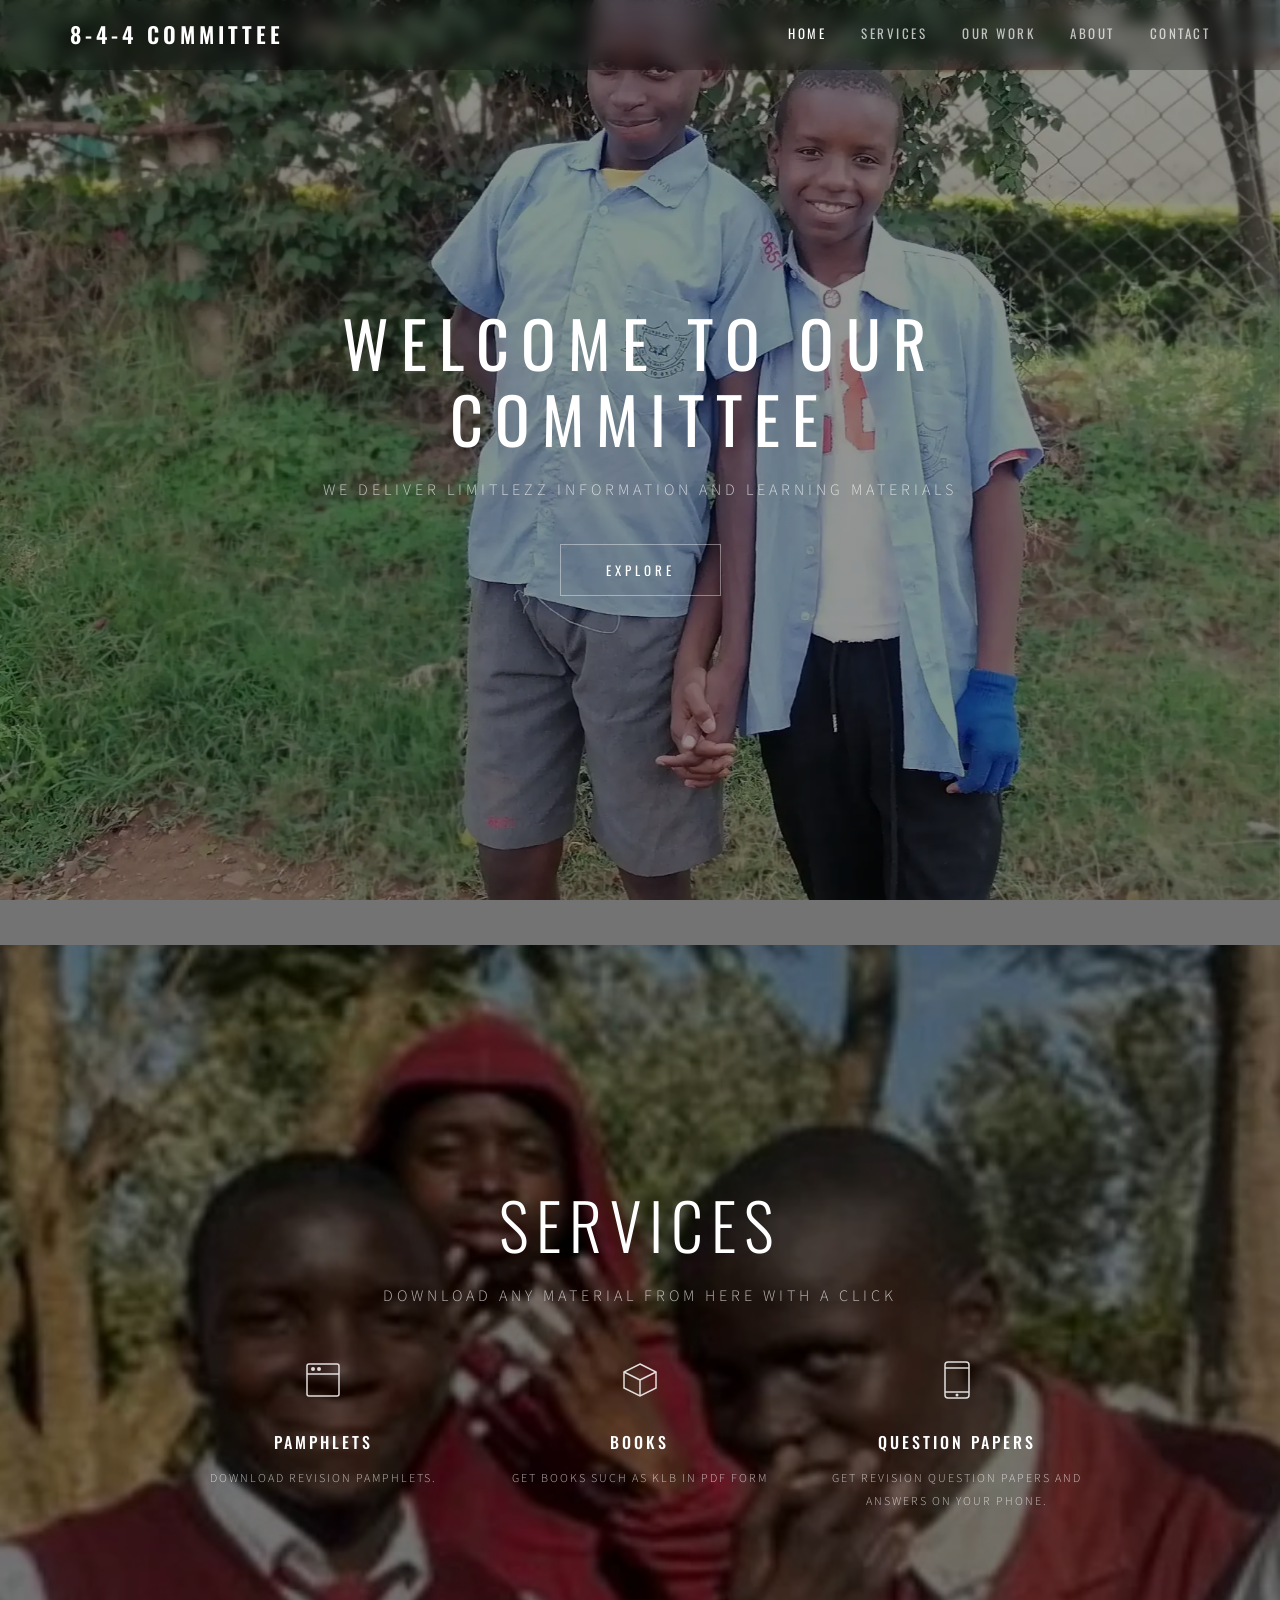
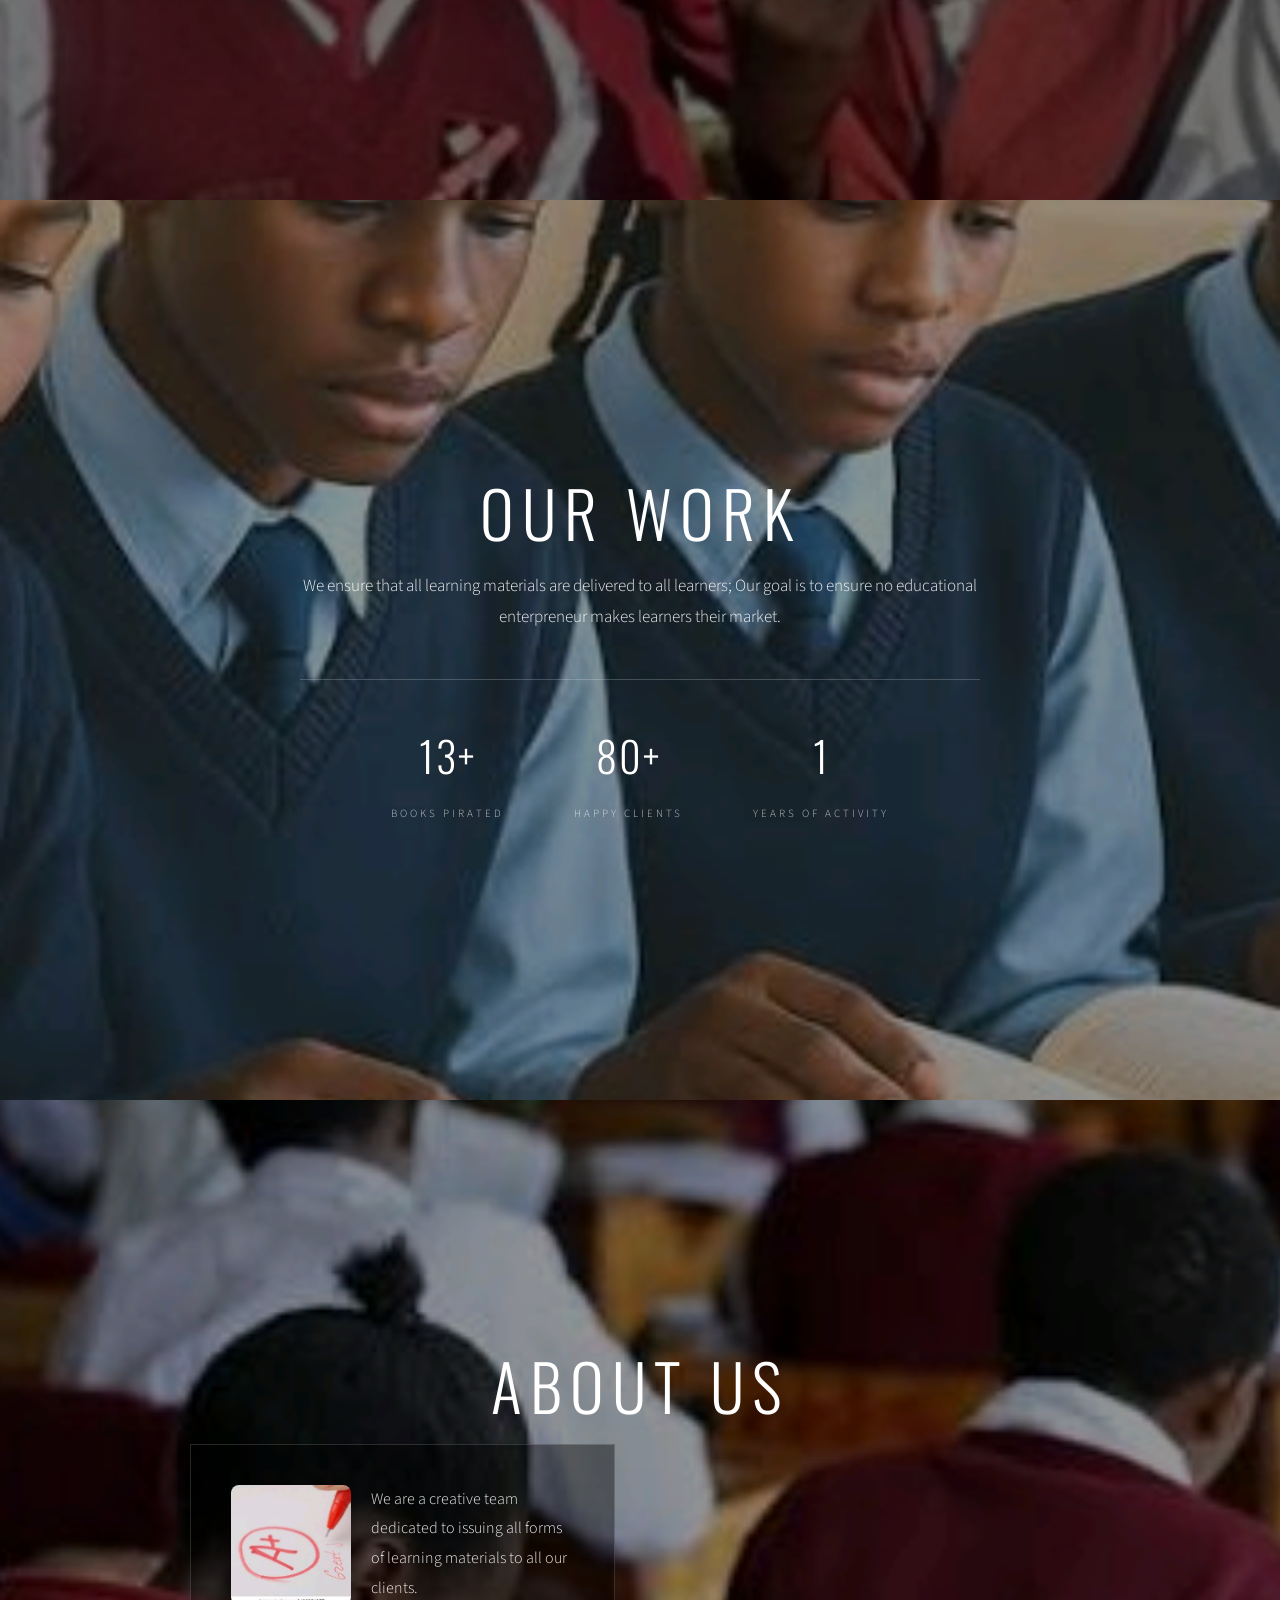
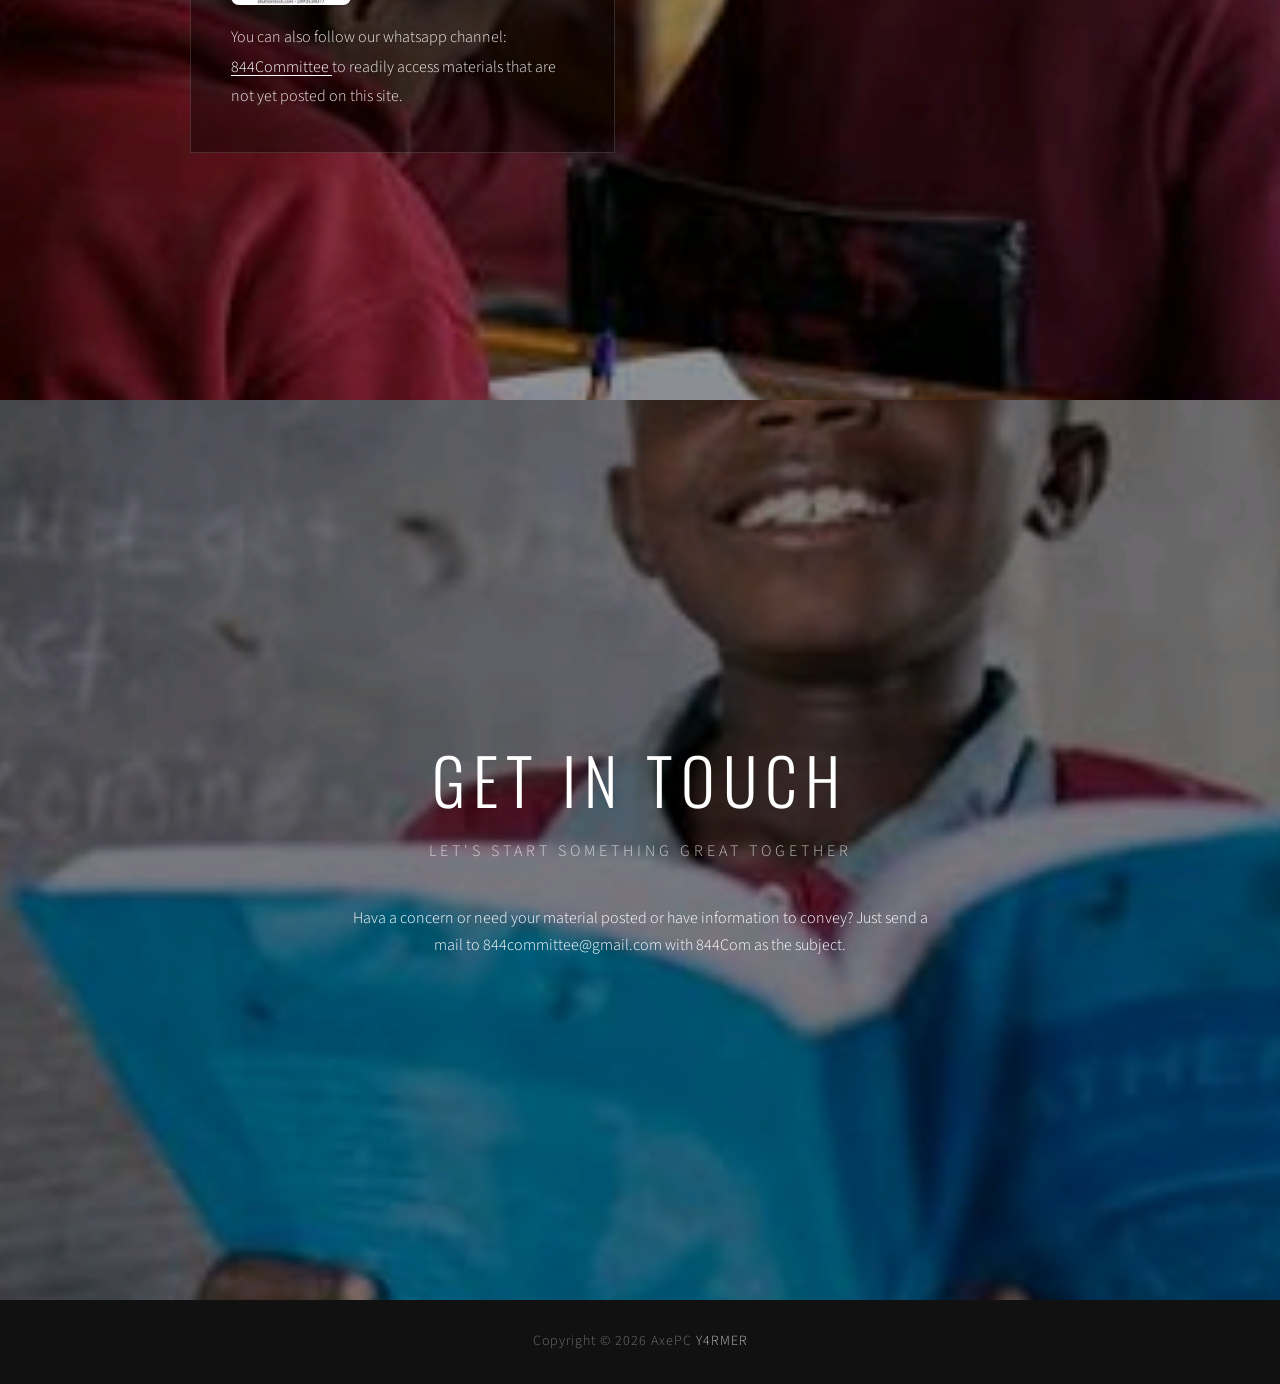
<file: index.html>
<!DOCTYPE html>
<html lang="en">
<head>
    <meta charset="UTF-8">
    <meta name="viewport" content="width=device-width, initial-scale=1.0">
    <title>844-Committee</title>
        <meta name="description" content="Welcome to the 844 Committee where you get a hearing from your fellow 844 members.">
        <meta name="keywords" content="844 Committee , 844committee, 8-4-4 Committee ">
    <link rel="preconnect" href="https://fonts.googleapis.com">
    <link rel="preconnect" href="https://fonts.gstatic.com" crossorigin>
    <link href="https://fonts.googleapis.com/css2?family=Oswald:wght@300;400;500;600;700&family=Source+Sans+3:ital,wght@0,300;0,400;0,600;1,300;1,400&display=swap" rel="stylesheet">
<link rel="shortcut icon" href="images/844.png">
    <link rel="stylesheet" href="templatemo-parallax-starter.css">
</head>
<body>

    <!-- Navigation -->
    <nav id="templatemo-nav">
        <div class="nav-container">
            <a href="#home" class="nav-logo">8-4-4 COMMITTEE</a>
            <button class="nav-toggle" id="navToggle" aria-label="Toggle navigation">
                <span></span>
                <span></span>
                <span></span>
            </button>
            <ul class="nav-links" id="navLinks">
                <li><a href="#home" class="active">HOME</a></li>
                <li><a href="#services">SERVICES</a></li>
                <li><a href="#gallery">OUR WORK</a></li>
                <li><a href="#about">ABOUT</a></li>
                <li><a href="#contact">CONTACT</a></li>
            </ul>
        </div>
    </nav>

    <!-- Section 1: Home / Hero -->
    <section id="home" class="parallax-section">
        <div class="parallax-bg" data-speed="0.5" style="background-image: url('images/bg.webp')"></div>
        <div class="parallax-overlay"></div>
        <div class="section-content">
            <h1 class="section-title hero-title">WELCOME TO OUR COMMITTEE</h1>
            <p class="section-subtitle caps">WE DELIVER LIMITLEZZ INFORMATION AND LEARNING MATERIALS</p>
            <a href="#services" class="btn-scroll">EXPLORE</a>
        </div>
    </section>
   <section id="services" class="parallax-section" onclick="window.location.href='844Committee.html'">
        <div class="parallax-bg" data-speed="0.55" style="background-image: url('images/parallax-bg-03.jpg')"></div>
        <div class="parallax-overlay overlay-dark"></div>
        <div class="section-content">
            <h2 class="section-title">SERVICES</h2>
            <p class="section-subtitle caps">DOWNLOAD ANY MATERIAL FROM HERE WITH A CLICK</p>
            <div class="services-grid">
                <div class="service-item">
                    <div class="service-icon">
                        <svg width="40" height="40" viewBox="0 0 40 40" fill="none">
                            <rect x="4" y="4" width="32" height="32" rx="2" stroke="white" stroke-width="1.5"/>
                            <line x1="4" y1="14" x2="36" y2="14" stroke="white" stroke-width="1.5"/>
                            <circle cx="10" cy="9" r="2" fill="white"/>
                            <circle cx="16" cy="9" r="2" fill="white"/>
                        </svg>
                    </div>
                    <h3>PAMPHLETS</h3>
                    <p class="caps">Download revision pamphlets.</p>
                </div>
                <div class="service-item">
                    <div class="service-icon">
                        <svg width="40" height="40" viewBox="0 0 40 40" fill="none">
                            <path d="M20 4L36 12V28L20 36L4 28V12L20 4Z" stroke="white" stroke-width="1.5"/>
                            <path d="M20 36V20" stroke="white" stroke-width="1.5"/>
                            <path d="M36 12L20 20" stroke="white" stroke-width="1.5"/>
                            <path d="M4 12L20 20" stroke="white" stroke-width="1.5"/>
                        </svg>
                    </div>
                    <h3>BOOKS</h3>
                    <p class="caps">Get books such as KLB in PDF form</p>
                </div>
                <div class="service-item">
                    <div class="service-icon">
                        <svg width="40" height="40" viewBox="0 0 40 40" fill="none">
                            <rect x="8" y="2" width="24" height="36" rx="3" stroke="white" stroke-width="1.5"/>
                            <line x1="8" y1="8" x2="32" y2="8" stroke="white" stroke-width="1.5"/>
                            <line x1="8" y1="32" x2="32" y2="32" stroke="white" stroke-width="1.5"/>
                            <circle cx="20" cy="35" r="1.5" fill="white"/>
                        </svg>
                    </div>
                    <h3>QUESTION PAPERS</h3>
                    <p class="caps">Get revision question papers and answers on your phone.</p>
                </div>
            </div>
        </div>
    </section>

   <section id="gallery" class="parallax-section">
        <div class="parallax-bg" data-speed="0.5" style="background-image: url('images/parallax-bg-04.jpg')"></div>
        <div class="parallax-overlay"></div>
        <div class="section-content">
            <h2 class="section-title">OUR WORK</h2>
            <div class="content-block">
                <p>We ensure that all learning materials are delivered to all learners; Our goal is to ensure no educational enterpreneur makes learners their market.</p>
                <div class="stats-row">
                    <div class="stat-item">
                        <span class="stat-number">13+</span>
                        <span class="stat-label caps">BOOKS PIRATED</span>
                    </div>
                    <div class="stat-item">
                        <span class="stat-number">80+</span>
                        <span class="stat-label caps">HAPPY CLIENTS</span>
                    </div>
                    <div class="stat-item">
                        <span class="stat-number">1</span>
                        <span class="stat-label caps">YEARS OF ACTIVITY</span>
                    </div>
                </div>
            </div>
        </div>
    </section>


    <!-- Section 2: About -->
    <section id="about" class="parallax-section">
        <div class="parallax-bg" data-speed="0.45" style="background-image: url('images/parallax-bg-02.jpg')"></div>
        <div class="parallax-overlay"></div>
        <div class="section-content">
            <h2 class="section-title">ABOUT US</h2>
            <div class="about-cols">
                <div class="about-col">
                    <div class="about-thumb thumb-top-left">
                        <img src="images/about-01.jpg" alt="Our Team">
                    </div>
                    <p>We are a creative team dedicated to issuing all forms of learning materials to all our clients.</p>
                    <p>You can also follow our whatsapp channel:<a href="https://whatsapp.com/channel/0029VbBUhsPCBtxHnc22t92t" rel="nofollow" target="_blank"> 844Committee </a> to readily access materials that are not yet posted on this site.</p>
                </div>
            </div>
        </div>
    </section>
    
    <section id="contact" class="parallax-section">
        <div class="parallax-bg" data-speed="0.5" style="background-image: url('images/parallax-bg-05.jpg')"></div>
        <div class="parallax-overlay overlay-medium"></div>
        <div class="section-content">
            <h2 class="section-title">GET IN TOUCH</h2>
            <p class="section-subtitle caps">LET'S START SOMETHING GREAT TOGETHER</p>
            <div class="contact-form-wrap">
                <form id="contactForm" class="contact-form">
                    <p>Hava a concern or need your material posted or have information to convey? Just send a mail to 844committee@gmail.com with 844Com as the subject.</p>
                </form>
            </div>
        </div>
    </section>

    <!-- Footer -->
    <footer id="templatemo-footer">
        <p>Copyright &copy; 2026 AxePC <a href="https://github.com/y4rmer" rel="nofollow" target="_blank">Y4RMER</a></p>
    </footer>
    <script src="templatemo-parallax-script.js"></script>
</body>
</html>
</file>
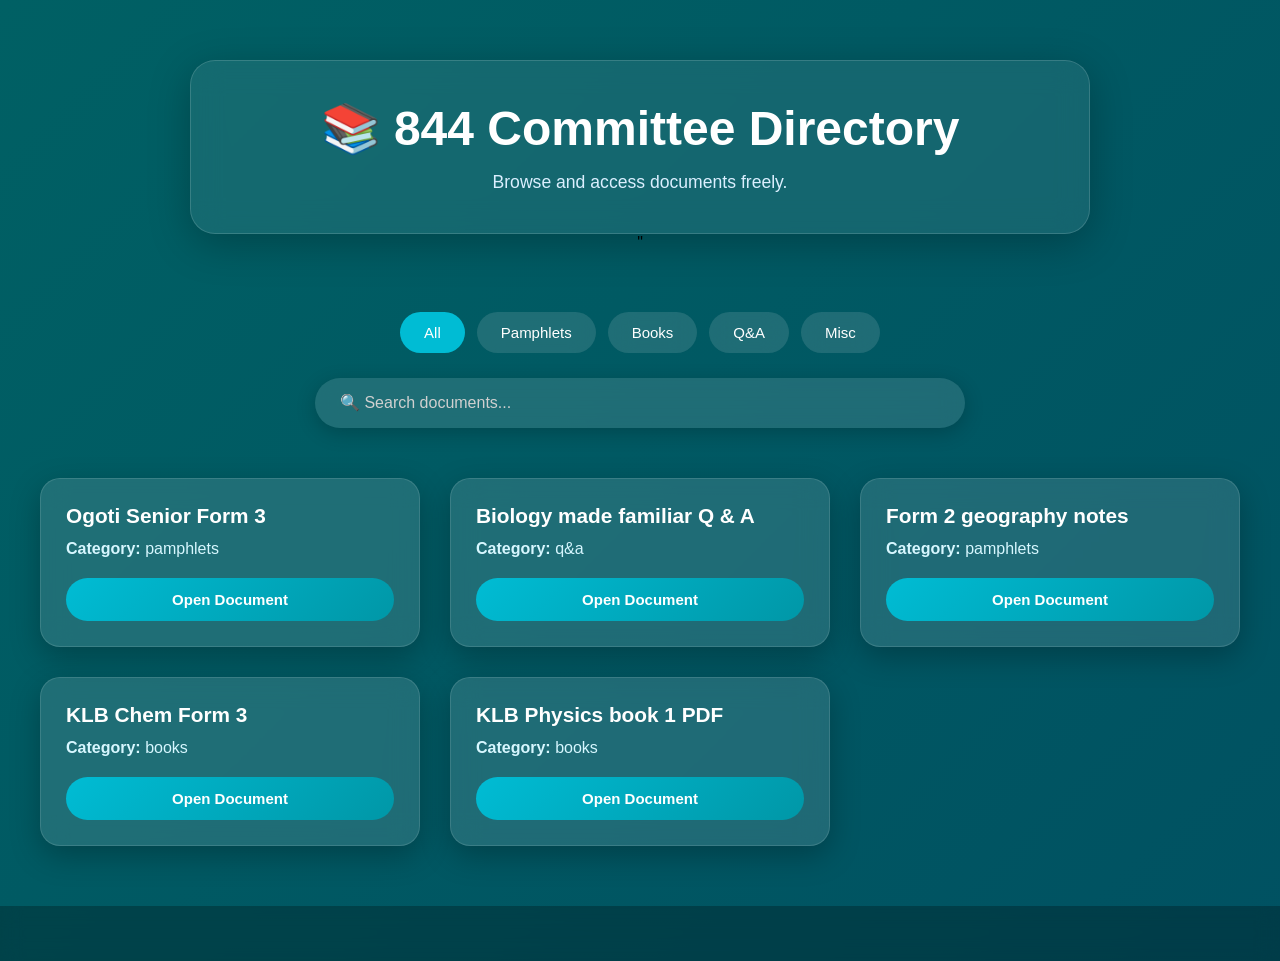
<file: 844Committee.html>
<html>
<head>
<title>Committee Directory</title>
 <meta name="viewport" content="width=device-width, initial-scale=1.0">
</head>
<body>

<div class="page">
<header>
    <div class="hero">
        <h1>📚 844 Committee Directory</h1>
        <p>Browse and access documents freely.</p>
    </div>
    <link href="style.css" rel="stylesheet" />"
</header>

<section class="controls-container">

    <div class="filter-controls">
        <button class="filter-btn active" data-filter="all">All</button>
        <button class="filter-btn" data-filter="pamphlets">Pamphlets</button>
        <button class="filter-btn" data-filter="books">Books</button>
        <button class="filter-btn" data-filter="q&a">Q&A</button>
        <button class="filter-btn" data-filter="misc">Misc</button>
    </div>

    <div class="search-wrapper">
        <input
        type="text"
        id="document-search"
        placeholder="🔍 Search documents...">
    </div>

</section>

<main
id="document-gallery"
class="document-gallery">
</main>

<footer>
    ©Ny@m@r1
</footer>

</div>
<script src="json.js"></script>
<script src="script.js"></script>
</body>
</html>
</file>
<file: templatemo-parallax-starter.css>
/* ==========================================================================
   Parallax Starter - Free HTML CSS Template
   
TemplateMo 612 Parallax Starter

https://templatemo.com/tm-612-parallax-starter

   ========================================================================== */

/* --- CSS Variables --- */
:root {
    --font-heading: 'Oswald', sans-serif;
    --font-body: 'Source Sans 3', sans-serif;
    --white: #ffffff;
    --white-90: rgba(255, 255, 255, 0.9);
    --white-70: rgba(255, 255, 255, 0.7);
    --white-40: rgba(255, 255, 255, 0.4);
    --white-20: rgba(255, 255, 255, 0.2);
    --nav-bg: rgba(0, 0, 0, 0.25);
    --nav-bg-scrolled: rgba(0, 0, 0, 0.85);
    --transition-smooth: 0.3s ease;
}

/* --- Reset & Base --- */
*,
*::before,
*::after {
    margin: 0;
    padding: 0;
    box-sizing: border-box;
}

html {
    scroll-behavior: smooth;
}

body {
    font-family: var(--font-body);
    font-weight: 300;
    color: var(--white);
    line-height: 1.7;
    overflow-x: hidden;
}

a {
    text-decoration: none;
    color: inherit;
}

img {
    max-width: 100%;
    display: block;
}

/* --- Navigation --- */
#templatemo-nav {
    position: fixed;
    top: 0;
    left: 0;
    width: 100%;
    z-index: 1000;
    background: var(--nav-bg);
    backdrop-filter: blur(8px);
    -webkit-backdrop-filter: blur(8px);
    transition: background var(--transition-smooth);
}

#templatemo-nav.scrolled {
    background: var(--nav-bg-scrolled);
}

.nav-container {
    max-width: 1200px;
    margin: 0 auto;
    padding: 0 30px;
    display: flex;
    align-items: center;
    justify-content: space-between;
    height: 70px;
}

.nav-logo {
    font-family: var(--font-heading);
    font-size: 22px;
    font-weight: 600;
    letter-spacing: 4px;
    color: var(--white);
}

.nav-links {
    list-style: none;
    display: flex;
    gap: 35px;
}

.nav-links a {
    font-family: var(--font-heading);
    font-size: 13px;
    font-weight: 400;
    letter-spacing: 2.5px;
    color: var(--white-70);
    transition: color var(--transition-smooth), opacity var(--transition-smooth);
}

.nav-links a:hover,
.nav-links a.active {
    color: var(--white);
}

/* Mobile Toggle */
.nav-toggle {
    display: none;
    background: none;
    border: none;
    cursor: pointer;
    padding: 8px;
    flex-direction: column;
    gap: 5px;
}

.nav-toggle span {
    display: block;
    width: 24px;
    height: 2px;
    background: var(--white);
    transition: all var(--transition-smooth);
}

/* --- Parallax Sections --- */
.parallax-section {
    position: relative;
    min-height: 100vh;
    display: flex;
    align-items: center;
    justify-content: center;
    overflow: hidden;
}

/* Parallax Background Image Layer
   Height is 200% and starts at top: -50% to give
   maximum room for large vertical translations */
.parallax-bg {
    position: absolute;
    top: -50%;
    left: 0;
    width: 100%;
    height: 200%;
    background-position: center center;
    background-repeat: no-repeat;
    background-size: cover;
    will-change: transform;
    transition: transform 0.5s cubic-bezier(0.22, 1, 0.36, 1);
    z-index: 0;
}

/* Dark Overlay */
.parallax-overlay {
    position: absolute;
    inset: 0;
    background: rgba(0, 0, 0, 0.42);
    z-index: 1;
}

.parallax-overlay.overlay-dark {
    background: rgba(0, 0, 0, 0.55);
}

.parallax-overlay.overlay-medium {
    background: rgba(0, 0, 0, 0.50);
}

/* Content Layer */
.section-content {
    position: relative;
    z-index: 2;
    max-width: 960px;
    width: 100%;
    padding: 100px 30px;
    text-align: center;
}

/* --- Typography --- */
.section-title {
    font-family: var(--font-heading);
    font-weight: 300;
    font-size: clamp(36px, 6vw, 64px);
    letter-spacing: 8px;
    color: var(--white);
    margin-bottom: 20px;
    line-height: 1.2;
}

.hero-title {
    font-weight: 400;
    letter-spacing: 12px;
}

.section-subtitle {
    font-family: var(--font-body);
    font-size: clamp(13px, 1.6vw, 16px);
    letter-spacing: 4px;
    color: var(--white-70);
    margin-bottom: 40px;
}

.caps {
    text-transform: uppercase;
}

.content-block {
    max-width: 680px;
    margin: 0 auto;
}

.content-block p {
    font-size: 17px;
    color: var(--white-90);
    margin-bottom: 20px;
    line-height: 1.85;
}

/* --- Hero Button --- */
.btn-scroll {
    display: inline-block;
    font-family: var(--font-heading);
    font-size: 13px;
    font-weight: 400;
    letter-spacing: 4px;
    color: var(--white);
    border: 1px solid var(--white-40);
    padding: 14px 45px;
    transition: all var(--transition-smooth);
}

.btn-scroll:hover {
    background: var(--white);
    color: #111;
    border-color: var(--white);
}

/* --- About Columns --- */
.unsplash-credit {
    font-size: 14px;
    color: var(--white-40);
    margin-top: 25px;
    letter-spacing: 1px;
}

.unsplash-credit a {
    color: var(--white-70);
    text-decoration: underline;
    text-underline-offset: 3px;
}

.about-cols {
    display: grid;
    grid-template-columns: 1fr 1fr;
    gap: 50px;
    max-width: 900px;
    margin: 0 auto;
    text-align: left;
}

.about-col {
    background: rgba(0, 0, 0, 0.4);
    padding: 40px;
    border: 1px solid rgba(255, 255, 255, 0.15);
}

.about-thumb {
    overflow: hidden;
    width: 120px;
    height: 120px;
    border-radius: 8px;
}

.about-thumb img {
    width: 100%;
    height: 100%;
    object-fit: cover;
    display: block;
}

.thumb-top-left {
    float: left;
    margin: 0 20px 15px 0;
}

.about-thumb-wide {
    overflow: hidden;
    width: 100%;
    max-width: 400px;
    aspect-ratio: 2 / 1;
    border-radius: 8px;
    margin-bottom: 20px;
}

.about-thumb-wide img {
    width: 100%;
    height: 100%;
    object-fit: cover;
    display: block;
}

.about-col p {
    font-size: 16px;
    color: var(--white-90);
    margin-bottom: 20px;
    line-height: 1.85;
}

.about-col p:last-child {
    margin-bottom: 0;
}

.about-col a {
    color: var(--white);
    text-decoration: underline;
    text-underline-offset: 3px;
}

/* --- Services Grid --- */
.services-grid {
    display: grid;
    grid-template-columns: repeat(3, 1fr);
    gap: 50px;
    margin-top: 50px;
}

.service-item {
    text-align: center;
}

.service-icon {
    margin-bottom: 20px;
    opacity: 0.85;
}

.service-item h3 {
    font-family: var(--font-heading);
    font-size: 16px;
    font-weight: 500;
    letter-spacing: 3px;
    margin-bottom: 12px;
    color: var(--white);
}

.service-item p {
    font-size: 12px;
    letter-spacing: 2px;
    color: var(--white-70);
    line-height: 1.9;
}

/* --- Stats Row --- */
.stats-row {
    display: flex;
    justify-content: center;
    gap: 70px;
    margin-top: 45px;
    padding-top: 40px;
    border-top: 1px solid var(--white-20);
}

.stat-item {
    text-align: center;
}

.stat-number {
    display: block;
    font-family: var(--font-heading);
    font-size: 42px;
    font-weight: 300;
    letter-spacing: 2px;
    color: var(--white);
    margin-bottom: 8px;
}

.stat-label {
    font-size: 11px;
    letter-spacing: 3px;
    color: var(--white-70);
}

/* --- Contact Form --- */
.contact-form-wrap {
    max-width: 600px;
    margin: 0 auto;
}

.contact-form {
    display: flex;
    flex-direction: column;
    gap: 18px;
}

.form-row {
    display: flex;
    gap: 18px;
}

.contact-form input,
.contact-form textarea {
    width: 100%;
    font-family: var(--font-body);
    font-size: 15px;
    font-weight: 300;
    letter-spacing: 0.5px;
    color: var(--white);
    background: rgba(255, 255, 255, 0.08);
    border: 1px solid var(--white-20);
    padding: 16px 20px;
    outline: none;
    transition: border-color var(--transition-smooth);
}

.contact-form input::placeholder,
.contact-form textarea::placeholder {
    color: var(--white-40);
}

.contact-form input:focus,
.contact-form textarea:focus {
    border-color: var(--white-70);
}

.contact-form textarea {
    resize: vertical;
    min-height: 120px;
}

.btn-submit {
    font-family: var(--font-heading);
    font-size: 13px;
    font-weight: 400;
    letter-spacing: 4px;
    color: var(--white);
    background: transparent;
    border: 1px solid var(--white-40);
    padding: 16px 45px;
    cursor: pointer;
    transition: all var(--transition-smooth);
    align-self: flex-start;
    text-transform: uppercase;
}

.btn-submit:hover {
    background: var(--white);
    color: #111;
    border-color: var(--white);
}

/* --- Footer --- */
#templatemo-footer {
    background: #111;
    text-align: center;
    padding: 30px 20px;
    font-size: 14px;
    color: var(--white-40);
    letter-spacing: 1px;
}

#templatemo-footer a {
    color: var(--white-70);
    transition: color var(--transition-smooth);
}

#templatemo-footer a:hover {
    color: var(--white);
}

/* --- Scroll Reveal Animation --- */
.reveal {
    opacity: 0;
    transform: translateY(30px);
    transition: opacity 0.8s ease, transform 0.8s ease;
}

.reveal.visible {
    opacity: 1;
    transform: translateY(0);
}

/* ===================================
   Responsive
   =================================== */

@media (max-width: 991px) {
    .services-grid {
        grid-template-columns: repeat(2, 1fr);
        gap: 40px;
    }

    .stats-row {
        gap: 40px;
    }
}

@media (max-width: 768px) {
    /* Mobile Navigation */
    .nav-toggle {
        display: flex;
    }

    .nav-links {
        position: fixed;
        top: 0;
        left: 0;
        width: 100%;
        height: 100vh;
        background: rgba(0, 0, 0, 0.95);
        flex-direction: column;
        align-items: center;
        justify-content: flex-start;
        gap: 30px;
        padding: 100px 30px 60px;
        overflow-y: auto;
        opacity: 0;
        visibility: hidden;
        transition: all 0.4s ease;
    }

    .nav-links.open {
        opacity: 1;
        visibility: visible;
    }

    .nav-links a {
        font-size: 16px;
        letter-spacing: 4px;
    }

    .nav-toggle.active span:nth-child(1) {
        transform: rotate(45deg) translate(5px, 5px);
    }

    .nav-toggle.active span:nth-child(2) {
        opacity: 0;
    }

    .nav-toggle.active span:nth-child(3) {
        transform: rotate(-45deg) translate(5px, -5px);
    }

    /* Disable parallax on mobile — static bg */
    .parallax-bg {
        top: 0;
        height: 100%;
    }

    .section-title {
        letter-spacing: 4px;
    }

    .hero-title {
        letter-spacing: 6px;
    }

    .section-subtitle {
        letter-spacing: 2px;
    }

    .services-grid {
        grid-template-columns: 1fr;
        gap: 35px;
    }

    .about-cols {
        grid-template-columns: 1fr;
        gap: 30px;
        text-align: center;
    }

    .stats-row {
        flex-direction: column;
        gap: 30px;
    }

    .form-row {
        flex-direction: column;
    }

    .btn-submit {
        align-self: stretch;
    }
}

@media (max-width: 480px) {
    .nav-container {
        padding: 0 20px;
    }

    .section-content {
        padding: 80px 20px;
    }

    .section-title {
        letter-spacing: 3px;
    }

    .content-block p {
        font-size: 15px;
    }

    .stat-number {
        font-size: 34px;
    }
}
</file>
<file: style.css>
:root{

--primary:#00BCD4;
--secondary:#4DD0E1;
--dark:#102027;
--light:#ECEFF1;
--glass:rgba(255,255,255,.12);

}

*{

margin:0;
padding:0;
box-sizing:border-box;

}

body{

font-family:Segoe UI,Tahoma,sans-serif;

background:linear-gradient(-45deg,#102027,#263238,#004D61,#006064);

background-size:400% 400%;

animation:bg 15s ease infinite;

min-height:100vh;

display:flex;

}

@keyframes bg{

0%{background-position:0 50%;}

50%{background-position:100% 50%;}

100%{background-position:0 50%;}

}

.page{

display:flex;

flex-direction:column;

width:100%;

min-height:100vh;

}

header{

padding:60px 20px 30px;

text-align:center;

}

.hero{

max-width:900px;

margin:auto;

padding:40px;

background:rgba(255,255,255,.08);

backdrop-filter:blur(15px);

border:1px solid rgba(255,255,255,.15);

border-radius:25px;

box-shadow:0 10px 40px rgba(0,0,0,.25);

}

.hero h1{

font-size:3rem;

color:white;

margin-bottom:15px;

}

.hero p{

color:#dbefff;

font-size:1.1rem;

}

.controls-container{

padding:30px;

display:flex;

flex-direction:column;

align-items:center;

gap:25px;

}

.filter-controls{

display:flex;

flex-wrap:wrap;

justify-content:center;

gap:12px;

}

.filter-btn{

padding:12px 24px;

border:none;

border-radius:40px;

background:rgba(255,255,255,.12);

color:white;

cursor:pointer;

font-size:15px;

transition:.3s;

backdrop-filter:blur(12px);

}

.filter-btn:hover{

background:var(--primary);

transform:translateY(-3px);

box-shadow:0 8px 20px rgba(0,188,212,.35);

}

.filter-btn.active{

background:var(--primary);

color:white;

}

.search-wrapper{

width:100%;

max-width:650px;

}

#document-search{

width:100%;

padding:16px 25px;

border-radius:50px;

border:none;

font-size:16px;

outline:none;

background:rgba(255,255,255,.12);

color:white;

backdrop-filter:blur(10px);

box-shadow:0 5px 20px rgba(0,0,0,.2);

transition:.3s;

}

#document-search::placeholder{

color:#d0d0d0;

}

#document-search:focus{

background:rgba(255,255,255,.18);

box-shadow:0 0 25px rgba(0,188,212,.5);

}

.document-gallery{

flex:1;

display:grid;

grid-template-columns:repeat(auto-fit,minmax(300px,1fr));

gap:30px;

padding:20px 40px 60px;

}

.document-card{

background:rgba(255,255,255,.12);

backdrop-filter:blur(14px);

border-radius:20px;

padding:25px;

border:1px solid rgba(255,255,255,.12);

box-shadow:0 10px 30px rgba(0,0,0,.25);

transition:.35s;

display:flex;

flex-direction:column;

justify-content:space-between;

}

.document-card:hover{

transform:translateY(-8px);

box-shadow:0 18px 35px rgba(0,188,212,.25);

}

.document-card h3{

color:white;

margin-bottom:12px;

font-size:1.3rem;

}

.document-card p{

color:#d7f7ff;

margin-bottom:20px;

}

.document-card a{

text-decoration:none;

}

.open-btn{

width:100%;

padding:13px;

border:none;

border-radius:30px;

background:linear-gradient(135deg,#00BCD4,#0097A7);

color:white;

font-weight:bold;

font-size:15px;

cursor:pointer;

transition:.3s;

}

.open-btn:hover{

transform:scale(1.04);

box-shadow:0 10px 25px rgba(0,188,212,.45);

}

footer{

margin-top:auto;

padding:18px;

text-align:center;

color:white;

font-weight:600;

letter-spacing:1px;

background:rgba(0,0,0,.25);

backdrop-filter:blur(10px);

border-top:1px solid rgba(255,255,255,.1);

}

@media(max-width:700px){

.hero h1{

font-size:2rem;

}

.hero{

padding:30px 20px;

}

.document-gallery{

padding:20px;

}

.filter-btn{

font-size:14px;

padding:10px 18px;

}

}
</file>
